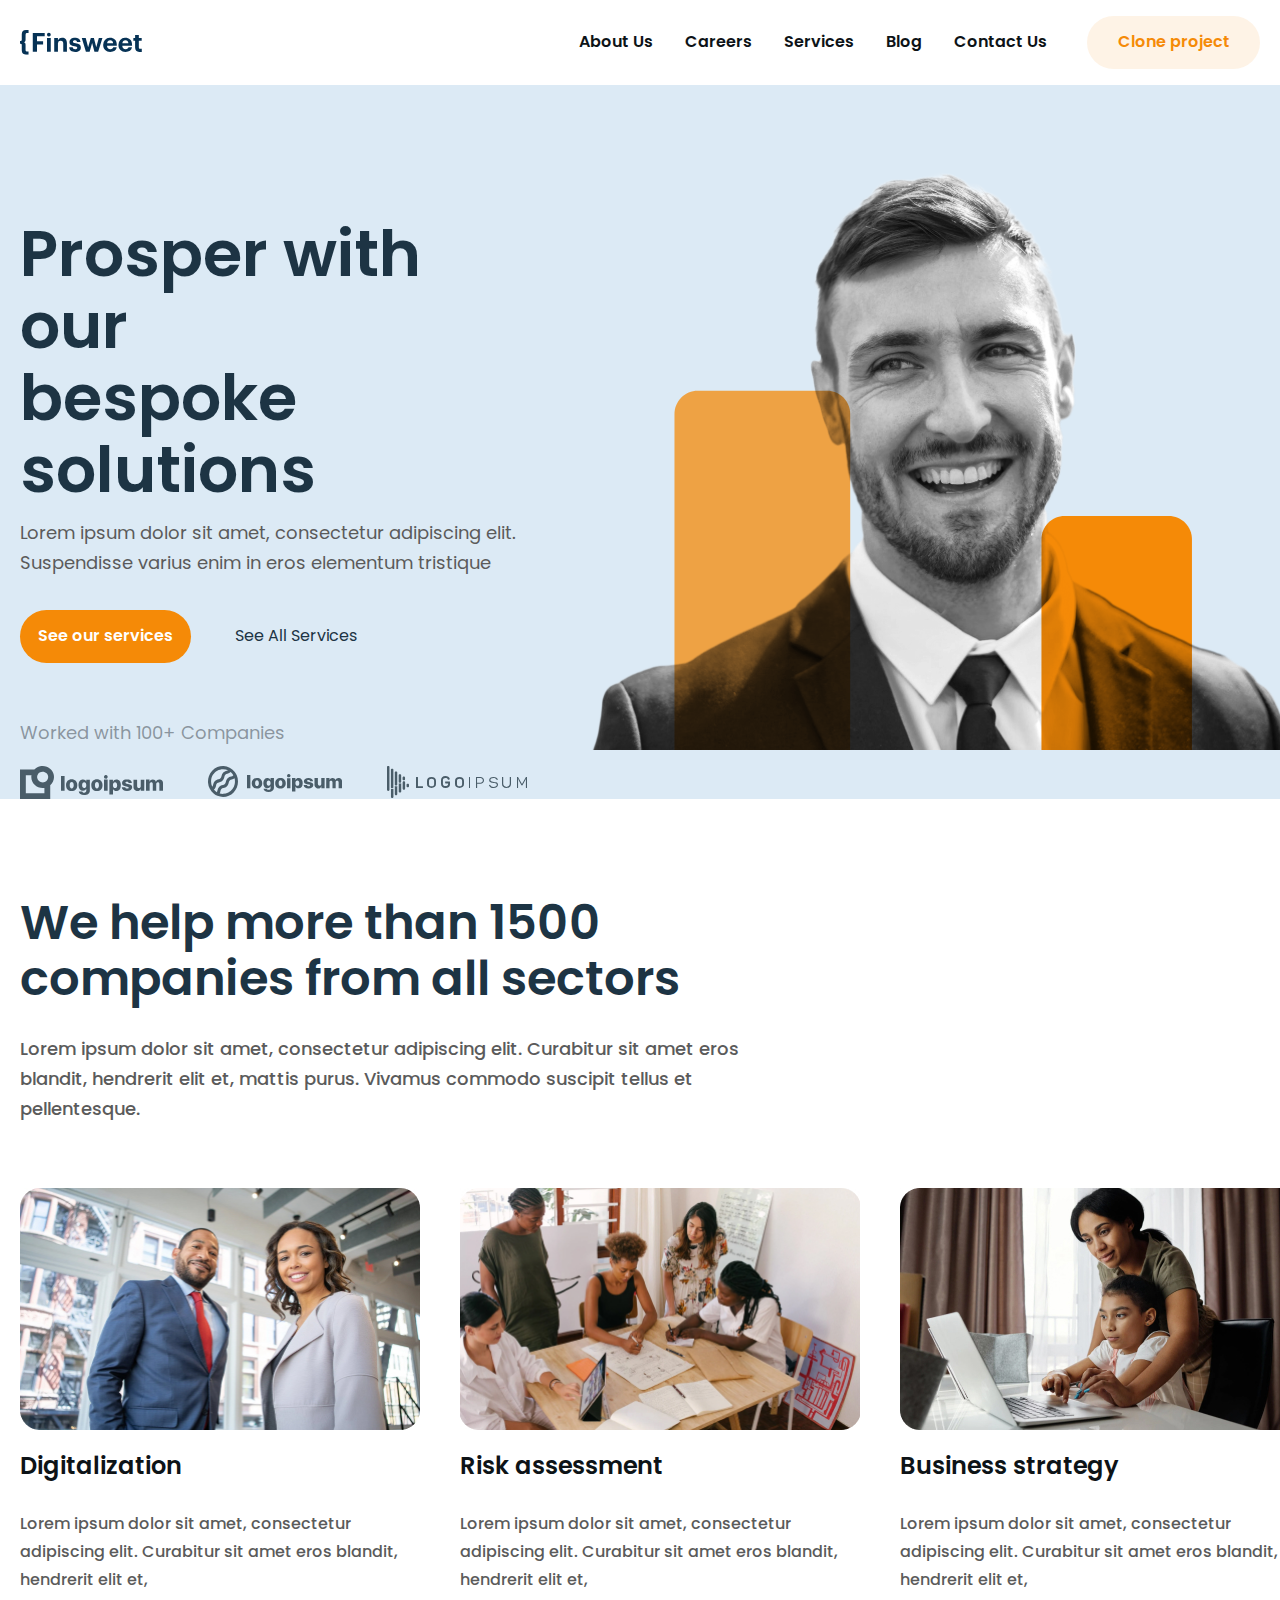
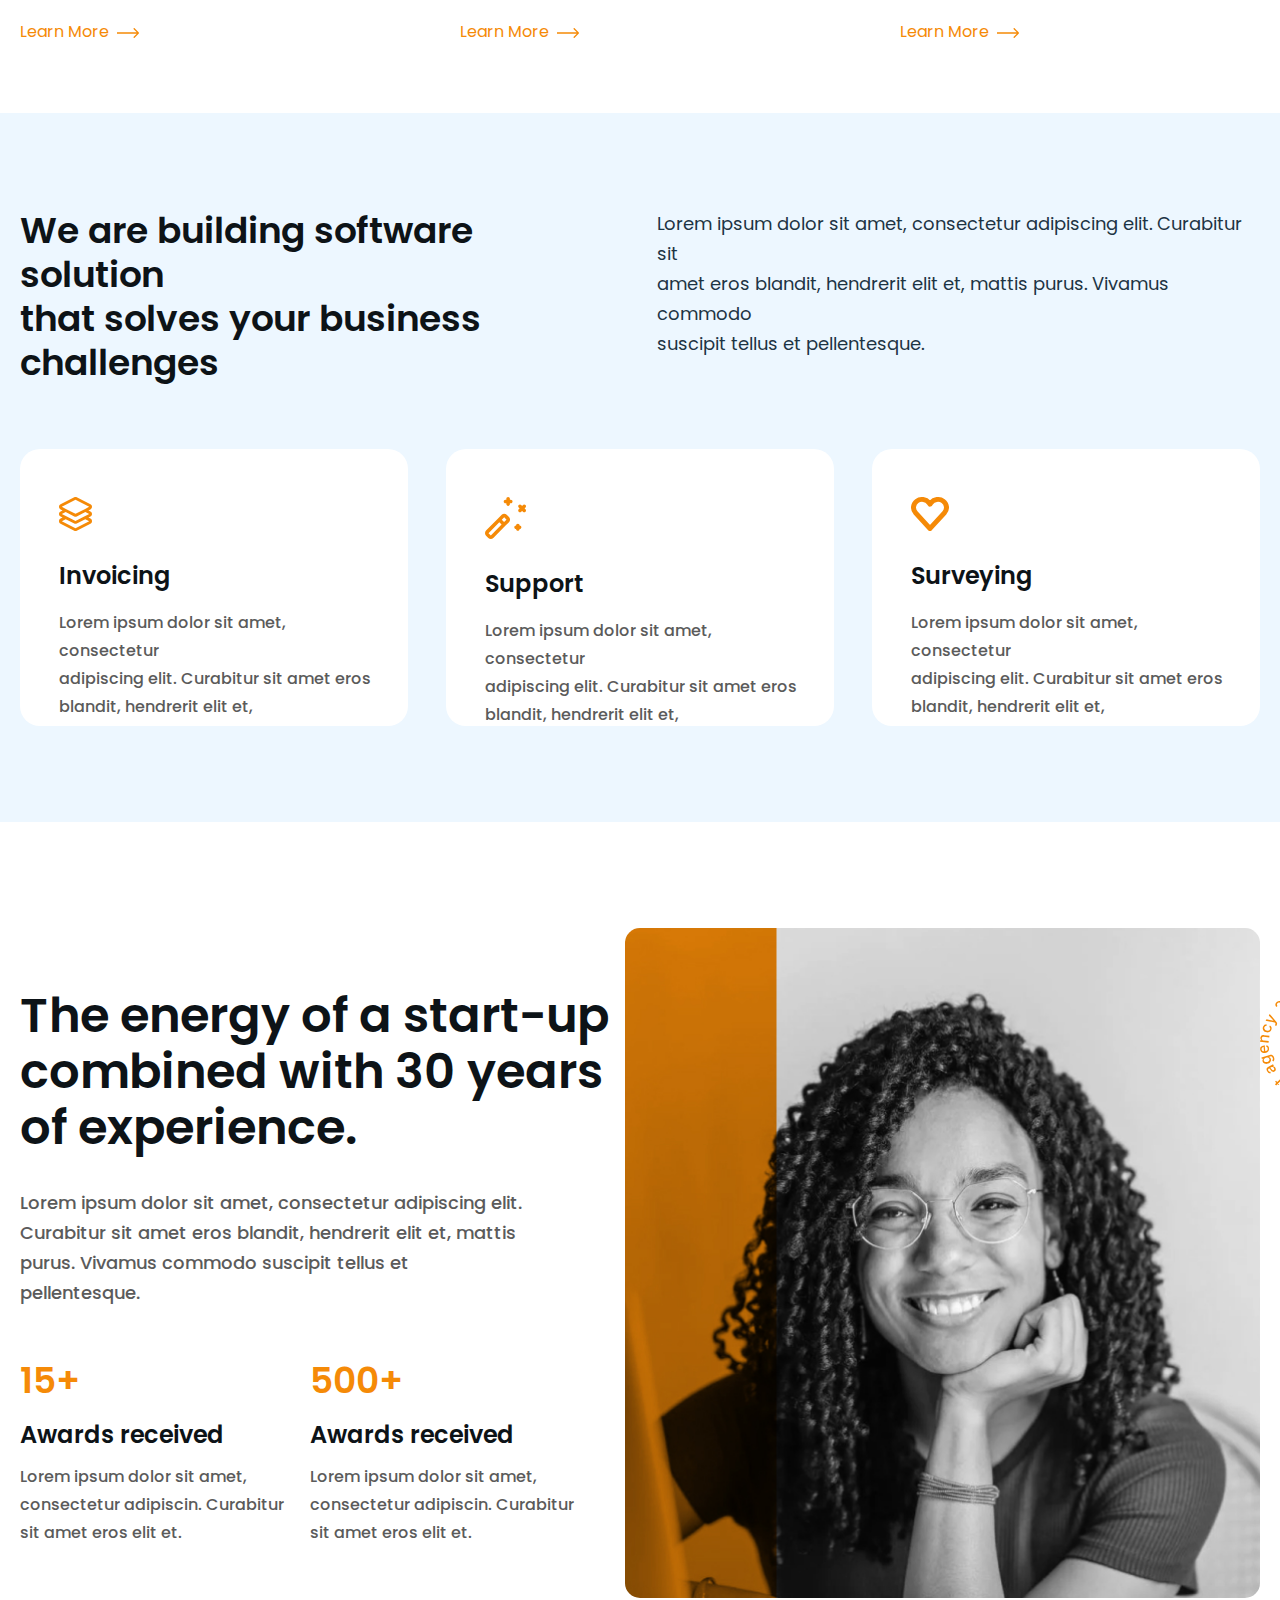
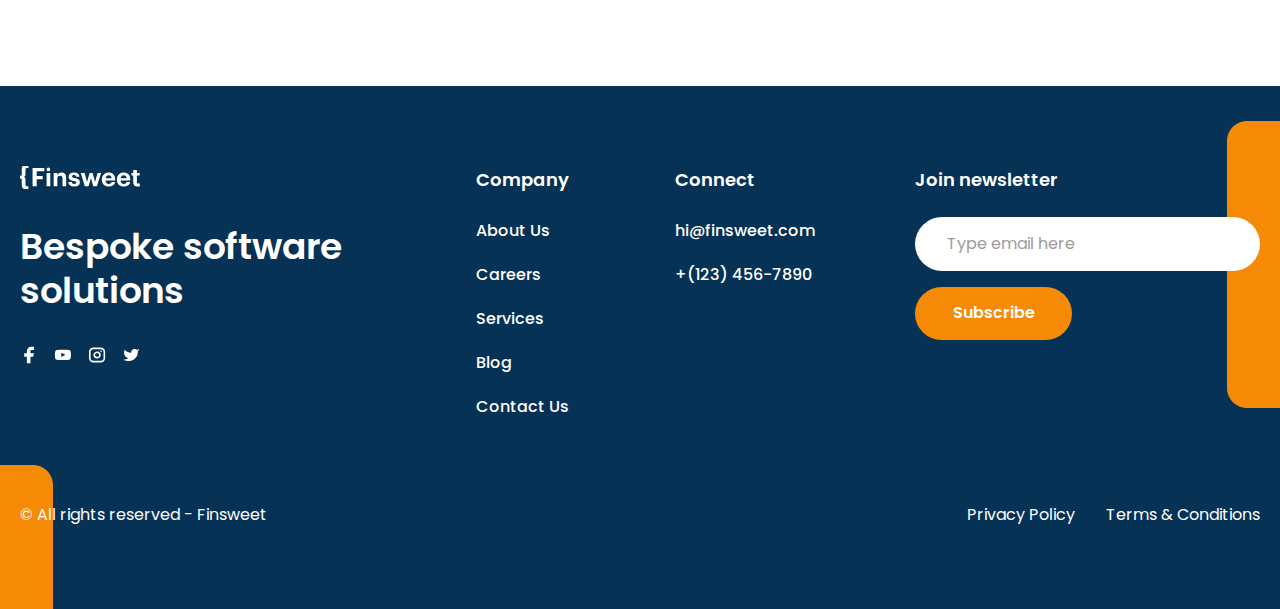
<file: index.html>
<!DOCTYPE html>
<html lang="en">
  <head>
    <meta charset="UTF-8" />
    <meta name="viewport" content="width=device-width, initial-scale=1.0" />
    <title>Community</title>
    <link rel="stylesheet" href="../css/style.css">
  </head>
  <body>
    <!-- HEADER START -->
    <header class="site-header">
      <div class="container site-header__container">
        <!-- LOGO -->
        <a class="site-header__logo logo" href="./index.html"
          ><img
            class="logo__img"
            src="./images/Logo (1) (1).svg"
            alt="community logo"
        /></a>

        <!-- NAVIGATION -->
        <nav class="site-header__sitenav sitenav">
          <ul class="sitenav__list">
            <li class="sitenav__item">
              <a class="sitenav__link" href="./pages-html/about-us.html">About Us</a>
            </li>
            <li class="sitenav__item">
              <a class="sitenav__link" href="./pages-html/careers-main.html">Careers</a>
            </li>
            <li class="sitenav__item">
              <a class="sitenav__link" href="./pages-html/services.html">Services</a>
            </li>
            <li class="sitenav__item">
              <a class="sitenav__link" href="./pages-html/blog.html">Blog</a>
            </li>
            <li class="sitenav__item">
              <a class="sitenav__link" href="./pages-html/contact-us.html">Contact us</a>
            </li>
          </ul>
        </nav>

        <a class="site-header__button button" href="#">Clone project</a>
      </div>
    </header>
    <!-- HEADER END -->
    <!-- MAIN START-->

    <main class="main">
      <section class="hero">
        <div class="hero__container container">
          <div class="description">
            <h1>Prosper with our <br> bespoke solutions</h1>
            <p>Lorem ipsum dolor sit amet, consectetur adipiscing elit. <br> Suspendisse varius enim in eros elementum tristique</p>

            <!-- BUTTONS -->
            <div class="buttons">
              <a class="button footer-form__button" href="#">See our services</a>
            <a class="button__link" href="#">See All Services </a>
            </div>

            <!-- PARTNERS -->
            <div class="partners">
              <span class="partners__title">Worked with 100+ Companies</span>
              <div class="partners__logo">
                <img src="./images/logo-ipsum-1.svg" alt="" width="143" height="33">
                <img src="./images/logo-ipsum-2.svg" alt="" width="134" height="31">
                <img src="./images/logo-ipsum-3.svg" alt="" width="140" height="32">
              </div>
            </div>
          </div>
            <div class="hero__img">
              <img src="./images/hero_img.svg" alt="" width="760" height="600">
            </div>
        </div>
      </section>


      <!-- HELP -->
      <section class="help">
        <div class="container help__container">
          <div class="help__description">
              <h2>We help more than 1500 <br> companies from all sectors</h2>
              <p>Lorem ipsum dolor sit amet, consectetur adipiscing elit. Curabitur sit amet eros <br> blandit, hendrerit elit et, mattis purus. Vivamus commodo suscipit tellus et <br> pellentesque.</p>

            <ul class="news__list">
              <li class="news__item">
                <img src="./images/help-businnes.jpg" alt="buusnesmen guys" width="400" height="242">
                <div class="news__about">
                  <span>Digitalization</span>
                <p>Lorem ipsum dolor sit amet, consectetur <br> adipiscing elit. Curabitur sit amet eros blandit, <br> hendrerit elit et, </p>
                </div>
                <div class="news__link">
                  <a href="#">Learn More <img src="./images/help_icon.svg" alt="" width="22" height="10"></a>
                
                </div>
              </li>

              <li class="news__item">
                <img src="./images/help-digitalzation.jpg" alt="buusnesmen guys" width="400" height="242">
                <div class="news__about">
                  <span>Risk assessment</span>
                <p>Lorem ipsum dolor sit amet, consectetur <br> adipiscing elit. Curabitur sit amet eros blandit, <br> hendrerit elit et,</p>
                </div>
                <div class="news__link">
                  <a href="#">Learn More <img src="./images/help_icon.svg" alt="" width="22" height="10"></a>
                </div>
              </li>

              <li class="news__item">
                <img src="./images/help-risk.jpg" alt="buusnesmen guys" width="400" height="242">
                <div class="news__about">
                  <span>Business strategy</span>
                <p>Lorem ipsum dolor sit amet, consectetur <br> adipiscing elit. Curabitur sit amet eros blandit, <br> hendrerit elit et,</p>
                </div>
                <div class="news__link">
                  <a href="#">Learn More <img src="./images/help_icon.svg" alt="" width="22" height="10"></a>
                </div>
              </li>
            </ul>
          </div>
        </div>
      </section>


      <!-- CHALLENGES -->
      <section class="challenges">
        <div class="container challenges__container">
          <div class="about">
            <h2>We are building software solution <br> that solves your business <br> challenges</h2>
            <p>Lorem ipsum dolor sit amet, consectetur adipiscing elit. Curabitur sit <br> amet eros blandit, hendrerit elit et, mattis purus. Vivamus commodo <br> suscipit tellus et pellentesque.</p>
          </div>
  
          <!-- CARDS -->
          <div class="card">
            <ul class="card__list">
              <li class="card__item">
                <div class="card__item-inner">
                  <img src="./images/card-invoicing.svg" alt="">
                <span>Invoicing</span>
                <p>Lorem ipsum dolor sit amet, consectetur <br> adipiscing elit. Curabitur sit amet eros <br> blandit, hendrerit elit et,</p>
                </div>
              </li>

              <li class="card__item">
                <div class="card__item-inner">
                  <img src="./images/card-support.svg" alt="">
                <span>Support</span>
                <p>Lorem ipsum dolor sit amet, consectetur <br> adipiscing elit. Curabitur sit amet eros <br> blandit, hendrerit elit et,</p>
                </div>
              </li>

              <li class="card__item">
                <div class="card__item-inner">
                  <img src="./images/card-surveying.svg" alt="">
                <span>Surveying</span>
                <p>Lorem ipsum dolor sit amet, consectetur <br> adipiscing elit. Curabitur sit amet eros <br> blandit, hendrerit elit et,</p>
                </div>
              </li>
            </ul>
          </div>
        </div>
      </section>


      <!-- EXPERIENCE -->
      <section class="experience">
        <div class="container experience__container">
          <div class="experience__description">
            <div class="experience__description-us">
              <h1>The energy of a start-up <br> combined with 30 years <br> of experience.</h1>
            <p>Lorem ipsum dolor sit amet, consectetur adipiscing elit. <br> Curabitur sit amet eros blandit, hendrerit elit et, mattis <br> purus. Vivamus commodo suscipit tellus et <br> pellentesque.</p>
            </div>

            <!-- statistics -->
            <div class="statistics">
              <div class="statistics__reply">
              <div class="statistics__number"><span>15+</span></div>
              <h3>Awards received</h3>
              <p>Lorem ipsum dolor sit amet, <br> consectetur adipiscin. Curabitur <br> sit amet eros elit et.</p>
              </div>

              <div class="statistics__reply">
                <div class="statistics__number"><span>500+</span></div>
                <h3>Awards received</h3>
                <p>Lorem ipsum dolor sit amet, <br> consectetur adipiscin. Curabitur <br> sit amet eros elit et.</p>
                </div>
            </div>
          </div>

          <img class="experience-img-right" src="./images/experience-img.jpg" alt="girl" width="635" height="670">
          <div class="experience__images">
            <img class="experience-img-small" src="./images/experience-right-svg.svg" alt="" width="116" height="113">
          </div>
        </div>
      </section>



    </main>
    

    <!-- FOOTER START -->
    <footer class="site-footer">
      <div class="site-footer__container">
        <!-- SITE-FOOTER-TOP -->
        <div class="site-footer__top container">
          <!-- SITE-LOGO -->
          <div class="site-footer__top-left">
            <a class="site-footer__logo logo" href="index.html">
              <img
                class="logo__img"
                src="./images/footer-logo.svg"
                alt="Site-logo"
                width="120"
                height="24"
              />
            </a>
            <h2 class="site-footer__title">Bespoke software solutions</h2>
            <ul class="social">
              <li class="social__item">
                <a class="social__item-link" href="#" target="_blank">
                  <img
                    class="social__item-img"
                    src="/images/facebook-min.svg"
                    alt="Facebook logo"
                    width="18"
                    height="18"
                  />
                </a>
              </li>
              <li class="social__item">
                <a class="social__item-link" href="#" target="_blank">
                  <img
                    class="social__item-img"
                    src="/images/youtube-min.svg"
                    alt="YouTube logo"
                    width="18"
                    height="18"
                  />
                </a>
              </li>
              <li class="social__item">
                <a class="social__item-link" href="#" target="_blank">
                  <img
                    class="social__item-img"
                    src="/images/instagram-min.svg"
                    alt="Instagram logo"
                    width="18"
                    height="18"
                  />
                </a>
              </li>
              <li class="social__item">
                <a class="social__item-link" href="#" target="_blank">
                  <img
                    class="social__item-img"
                    src="/images/twitter-min.svg"
                    alt="Twitter logo"
                    width="18"
                    height="18"
                  />
                </a>
              </li>
            </ul>
          </div>

          <!-- FOOTER-COMPANY -->
          <div class="site-footer__top-company footer-company">
            <div class="footer-company__company">
              <h3 class="footer-company__title">Company</h3>
              <!-- NAVIGATION -->
              <div class="site-footer__sitenav sitenav">
                <ul class="sitenav__list">
                  <li class="sitenav__item">
                    <a class="sitenav__link" href="#">About Us</a>
                  </li>
                  <li class="sitenav__item">
                    <a class="sitenav__link" href="#">Careers</a>
                  </li>
                  <li class="sitenav__item">
                    <a class="sitenav__link" href="./pages/services.html">Services</a>
                  </li>
                  <li class="sitenav__item">
                    <a class="sitenav__link" href="#">Blog</a>
                  </li>
                  <li class="sitenav__item">
                    <a class="sitenav__link" href="#">Contact us</a>
                  </li>
                </ul>
              </div>
            </div>

            <!-- FOOTER-CONNECT -->
            <div class="footer-company__connect footer-connect">
              <h3 class="footer-company__title">Connect</h3>
              <ul class="footer-connect__list">
                <li class="footer-connect__item">
                  <a class="footer-connect__link" href="#">hi@finsweet.com</a>
                </li>
                <li class="footer-connect__item">
                  <a class="footer-connect__link" href="tel:+1234567890"
                    >+(123) 456-7890</a
                  >
                </li>
              </ul>
            </div>
          </div>

          <!-- SITE-FOOTER-FORM -->
          <form
            class="site-footer__form footer-form"
            action="https://www.udemy.com/"
            method="post"
            target="_blank"
          >
            <div class="footer-form__inner">
              <h3 class="footer-form__title">Join newsletter</h3>
              <input
                class="footer-form__input"
                type="email"
                placeholder="Type email here"
              />
              <button class="footer-form__button button" type="submit">
                Subscribe
              </button>
            </div>
          </form>
        </div>

        <!-- SITE-FOOTER-BOTTOM -->
        <div class="site-footer__bottom container">
          <div class="copyright">&copy; All rights reserved - Finsweet</div>
          <ul class="privacy-policy">
            <li class="privacy-policy__item">
              <a class="privacy-policy__link" href="#"
                >Privacy policy</a
              >
            </li>
            <li class="privacy-policy__item">
              <a class="privacy-policy__link" href="#"
                >Terms &amp; conditions</a
              >
            </li>
          </ul>
        </div>
      </div>
    </footer>
    <!-- FOOTER END -->
  </body>
</html>
</file>
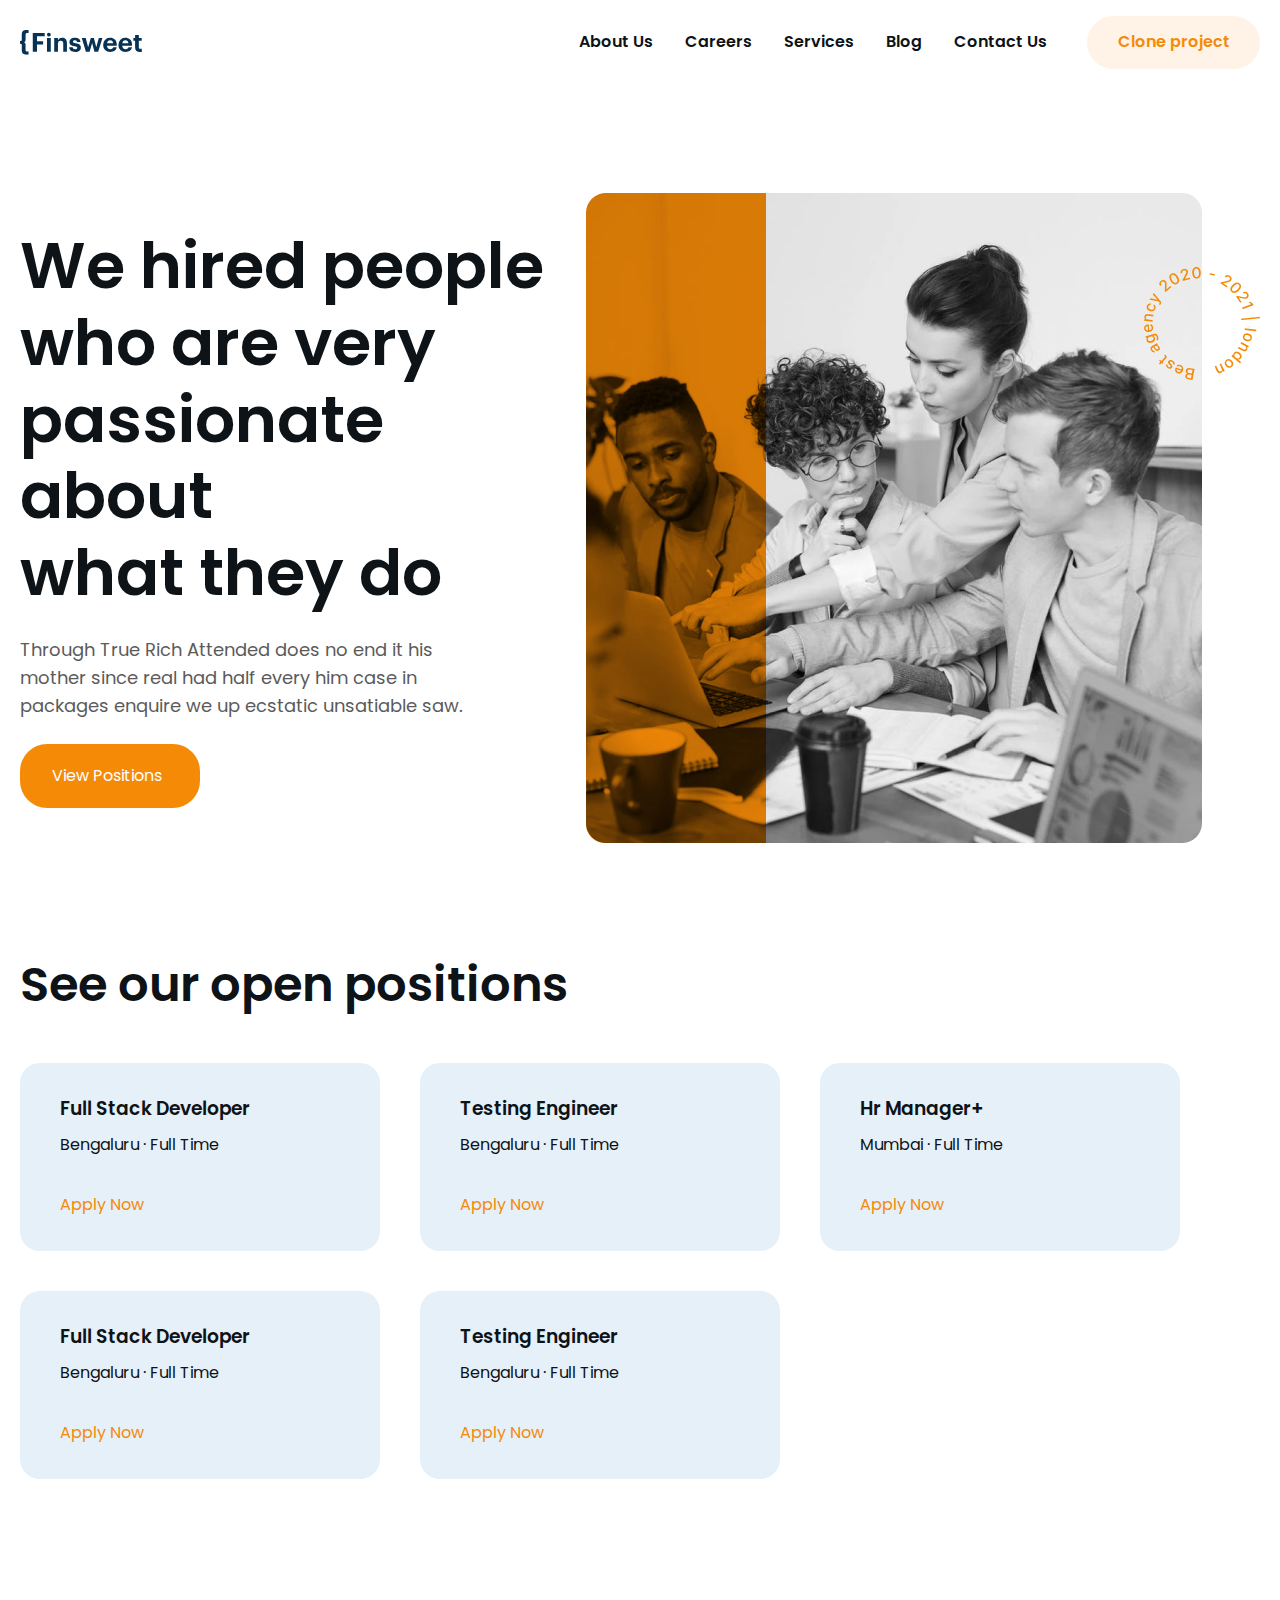
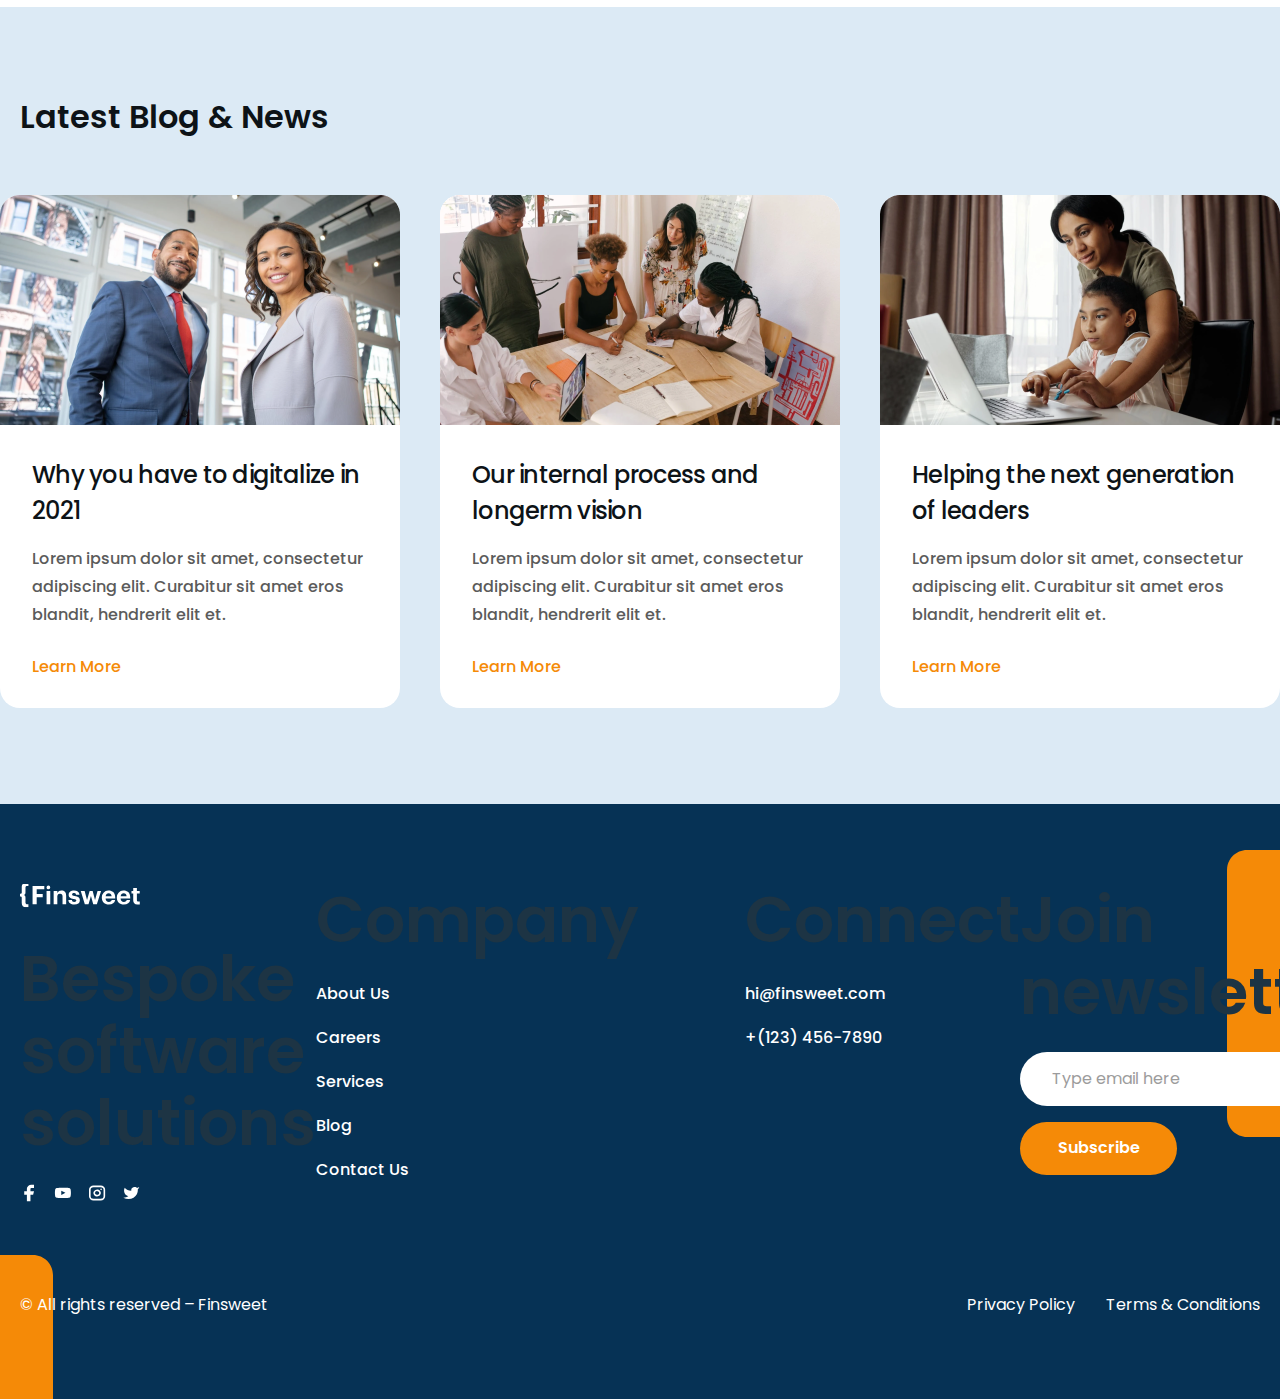
<file: pages-html/careers-main.html>
<!DOCTYPE html>
<html lang="en">
  <head>
    <meta charset="UTF-8" />
    <meta name="viewport" content="width=device-width, initial-scale=1.0" />
    <title>Community</title>
    <link rel="stylesheet" href="../css/style.css">
  </head>
  <body>
    <!-- HEADER START -->
    <header class="site-header">
      <div class="container site-header__container">
        <!-- LOGO -->
        <a class="site-header__logo logo" href="../index.html"
          ><img
            class="logo__img"
            src="../images/Logo (1) (1).svg"
            alt="community logo"
        /></a>

        <!-- NAVIGATION -->
        <nav class="site-header__sitenav sitenav">
          <ul class="sitenav__list">
            <li class="sitenav__item">
              <a class="sitenav__link" href="./about_us.html">About Us</a>
            </li>
            <li class="sitenav__item">
              <a class="sitenav__link" href="./careers-main.html">Careers</a>
            </li>
            <li class="sitenav__item">
              <a class="sitenav__link" href="./services.html">Services</a>
            </li>
            <li class="sitenav__item">
              <a class="sitenav__link" href="./blog.html">Blog</a>
            </li>
            <li class="sitenav__item">
              <a class="sitenav__link" href="./contac_us.html">Contact us</a>
            </li>
          </ul>
        </nav>

        <a class="site-header__button button" href="#">Clone project</a>
      </div>
    </header>
    <!-- HEADER END -->

    <!-- MAIN START-->

    <main class="main">
      <div class="main-start-container container">
        <div class="main-start-h">
            <div class="careers-h"><h1>We hired people <br> who are very <br> passionate about <br> what they do</h1></div>
            <p>Through True Rich Attended does no end it his mother since real had half every him case in packages enquire we up ecstatic unsatiable saw.</p>
            <a class="button-two" href="">View Positions</a>
        </div>
        <img src="../images/career-start-image.png" alt="people discussing" width="674" height="650">
    </div>
    <div class="main-start-end-container container">
        <h2>See our open positions</h2>
        <ul class="start-end-ul">
            <li>
                <h3>Full Stack Developer</h3><p>Bengaluru · Full Time </p><a href="#">Apply Now</a>
            </li>
            <li>
                <h3>Testing Engineer</h3><p>Bengaluru · Full Time </p><a href="">Apply Now</a>
            </li>
            <li>
                <h3>Hr Manager+</h3><p>Mumbai · Full Time </p><a href="">Apply Now</a>
            </li>
        </ul>
        <ul class="start-end-ul">
            <li>
                <h3>Full Stack Developer</h3><p>Bengaluru · Full Time</p><a href="">Apply Now</a>
            </li>
            <li>
                <h3>Testing Engineer</h3><p>Bengaluru · Full Time </p><a href="">Apply Now</a>
            </li>
        </ul>
    </div>
   
    <section class="blog-and-news">
      <div class="blog__container container">
        <h1>Latest Blog & News</h1>
        <div class="blogs-wrapper">
          <div class="first-blog">
            <img src="../images/first-news-img-aboutus.png" alt="" />
            <h3>
              Why you have to digitalize in <br />
              2021
            </h3>
            <p>
              Lorem ipsum dolor sit amet, consectetur <br />
              adipiscing elit. Curabitur sit amet eros <br />
              blandit, hendrerit elit et.
            </p>
            <span
              ><a href="#">
                Learn More
                <i
                  class="fa-solid fa-arrow-right-long"
                  style="color: #f58a07"
                ></i></a
            ></span>
          </div>
          <div class="second-blog">
            <img src="../images/second-news-img-aboutus.png" alt="" />
            <h3>
              Our internal process and <br />
              longerm vision
            </h3>
            <p>
              Lorem ipsum dolor sit amet, consectetur <br />
              adipiscing elit. Curabitur sit amet eros <br />
              blandit, hendrerit elit et.
            </p>
            <span
              ><a href="#">
                Learn More
                <i
                  class="fa-solid fa-arrow-right-long"
                  style="color: #f58a07"
                ></i
              ></a>
            </span>
          </div>
          <div class="third-blog">
            <img src="../images/third-news-img-aboutus.png" alt="" />
            <h3>
              Helping the next generation <br />
              of leaders
            </h3>
            <p>
              Lorem ipsum dolor sit amet, consectetur <br />
              adipiscing elit. Curabitur sit amet eros <br />
              blandit, hendrerit elit et.
            </p>
            <span
              ><a href="#">
                Learn More
                <i
                  class="fa-solid fa-arrow-right-long"
                  style="color: #f58a07"
                ></i></a
            ></span>
          </div>
        </div>
      </div>
    </section>


    </main>
    <!-- MAIN END-->

    <!-- FOOTER START -->
    <footer class="site-footer">
      <div class="site-footer__container container">
        <!-- SITE-FOOTER-TOP -->
        <div class="site-footer__top">
          <!-- SITE-LOGO -->
          <div class="site-footer__top-left">
            <a class="site-footer__logo logo" href="index.html">
              <img
                class="logo__img"
                src="../images/footer-logo.svg"
                alt="Site-logo"
                width="120"
                height="24"
              />
            </a>
            <h2 class="site-footer__title title">Bespoke software solutions</h2>
            <ul class="social">
              <li class="social__item">
                <a class="social__item-link" href="#" target="_blank">
                  <img
                    class="social__item-img"
                    src="/images/facebook-min.svg"
                    alt="Facebook logo"
                    width="18"
                    height="18"
                  />
                </a>
              </li>
              <li class="social__item">
                <a class="social__item-link" href="#" target="_blank">
                  <img
                    class="social__item-img"
                    src="/images/youtube-min.svg"
                    alt="YouTube logo"
                    width="18"
                    height="18"
                  />
                </a>
              </li>
              <li class="social__item">
                <a class="social__item-link" href="#" target="_blank">
                  <img
                    class="social__item-img"
                    src="/images/instagram-min.svg"
                    alt="Instagram logo"
                    width="18"
                    height="18"
                  />
                </a>
              </li>
              <li class="social__item">
                <a class="social__item-link" href="#" target="_blank">
                  <img
                    class="social__item-img"
                    src="../images/twitter-min.svg"
                    alt="Twitter logo"
                    width="18"
                    height="18"
                  />
                </a>
              </li>
            </ul>
          </div>

          <!-- FOOTER-COMPANY -->
          <div class="site-footer__top-company footer-company">
            <div class="footer-company__company">
              <h3 class="footer-company__title title">Company</h3>
              <!-- NAVIGATION -->
              <div class="site-footer__sitenav sitenav">
                <ul class="sitenav__list">
                  <li class="sitenav__item">
                    <a class="sitenav__link" href="#">About Us</a>
                  </li>
                  <li class="sitenav__item">
                    <a class="sitenav__link" href="#">Careers</a>
                  </li>
                  <li class="sitenav__item">
                    <a class="sitenav__link" href="#">Services</a>
                  </li>
                  <li class="sitenav__item">
                    <a class="sitenav__link" href="#">Blog</a>
                  </li>
                  <li class="sitenav__item">
                    <a class="sitenav__link" href="#">Contact us</a>
                  </li>
                </ul>
              </div>
            </div>

            <!-- FOOTER-CONNECT -->
            <div class="footer-company__connect footer-connect">
              <h3 class="footer-company__title title">Connect</h3>
              <ul class="footer-connect__list">
                <li class="footer-connect__item">
                  <a class="footer-connect__link" href="#">hi@finsweet.com</a>
                </li>
                <li class="footer-connect__item">
                  <a class="footer-connect__link" href="tel:+1234567890"
                    >+(123) 456-7890</a
                  >
                </li>
              </ul>
            </div>
          </div>

          <!-- SITE-FOOTER-FORM -->
          <form
            class="site-footer__form footer-form"
            action="https://www.udemy.com/"
            method="post"
            target="_blank"
          >
            <div class="footer-form__inner">
              <h3 class="footer-form__title title">Join newsletter</h3>
              <input
                class="footer-form__input"
                type="email"
                placeholder="Type email here"
              />
              <button class="footer-form__button button" type="submit">
                Subscribe
              </button>
            </div>
          </form>
        </div>

        <!-- SITE-FOOTER-BOTTOM -->
        <div class="site-footer__bottom">
          <div class="copyright">&copy; All rights reserved – Finsweet</div>
          <ul class="privacy-policy">
            <li class="privacy-policy__item">
              <a class="privacy-policy__link" href="#"
                >Privacy policy</a
              >
            </li>
            <li class="privacy-policy__item">
              <a class="privacy-policy__link" href="#"
                >Terms &amp; conditions</a
              >
            </li>
          </ul>
        </div>
      </div>
    </footer>
    <!-- FOOTER END -->
  </body>
</html>
</file>
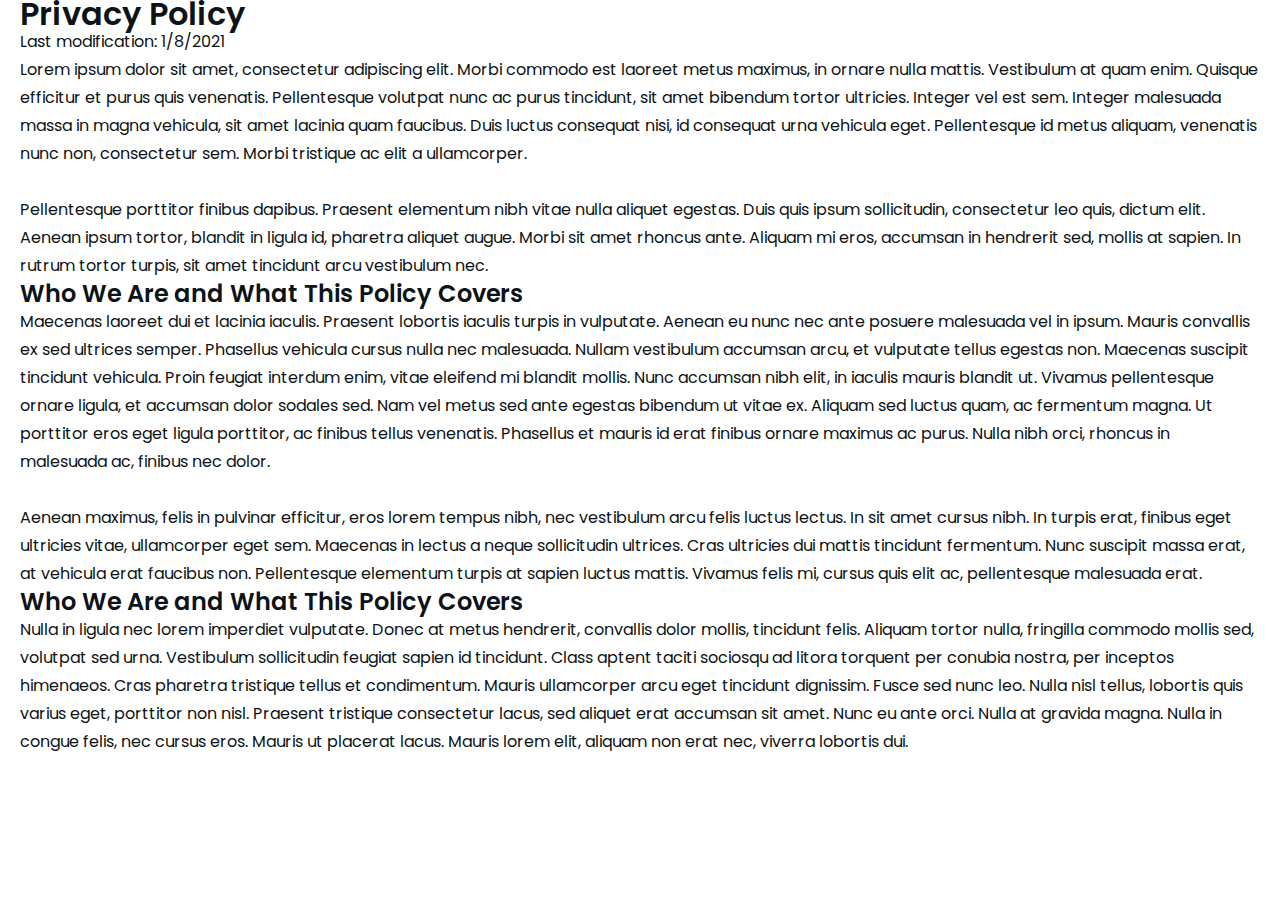
<file: pages-html/privacy-policy.html>
<!DOCTYPE html>
<html lang="en">
<head>
  <meta charset="UTF-8">
  <meta name="viewport" content="width=device-width, initial-scale=1.0">
  <title>privacy-policy</title>
  <link rel="stylesheet" href="../css/style.css">
</head>
<body>
    <!-- MAIN START -->

    <section class="section">
        <div class="section-content container">
            <h1 class="main-title">Privacy Policy</h1>
            <p class="last-modification_short-text">Last modification: 1/8/2021</p>
            <p class="last-modification_-text">
              Lorem ipsum dolor sit amet, consectetur adipiscing elit. Morbi commodo est laoreet metus maximus, in ornare nulla mattis. Vestibulum at quam enim. Quisque efficitur et purus quis venenatis. Pellentesque volutpat nunc ac purus tincidunt, sit amet bibendum tortor ultricies. Integer vel est sem. Integer malesuada massa in magna vehicula, sit amet lacinia quam faucibus. Duis luctus consequat nisi, id consequat urna vehicula eget. Pellentesque id metus aliquam, venenatis nunc non, consectetur sem. Morbi tristique ac elit a ullamcorper. 
              <br>
              <br>
              Pellentesque porttitor finibus dapibus. Praesent elementum nibh vitae nulla aliquet egestas. Duis quis ipsum sollicitudin, consectetur leo quis, dictum elit. Aenean ipsum tortor, blandit in ligula id, pharetra aliquet augue. Morbi sit amet rhoncus ante. Aliquam mi eros, accumsan in hendrerit sed, mollis at sapien. In rutrum tortor turpis, sit amet tincidunt arcu vestibulum nec.
            </p>
            <h2 class="police-covers_title">Who We Are and What This Policy Covers</h2>
            <p class="police-covers_text">
              Maecenas laoreet dui et lacinia iaculis. Praesent lobortis iaculis turpis in vulputate. Aenean eu nunc nec ante posuere malesuada vel in ipsum. Mauris convallis ex sed ultrices semper. Phasellus vehicula cursus nulla nec malesuada. Nullam vestibulum accumsan arcu, et vulputate tellus egestas non. Maecenas suscipit tincidunt vehicula. Proin feugiat interdum enim, vitae eleifend mi blandit mollis. Nunc accumsan nibh elit, in iaculis mauris blandit ut. Vivamus pellentesque ornare ligula, et accumsan dolor sodales sed. Nam vel metus sed ante egestas bibendum ut vitae ex. Aliquam sed luctus quam, ac fermentum magna. Ut porttitor eros eget ligula porttitor, ac finibus tellus venenatis. Phasellus et mauris id erat finibus ornare maximus ac purus. Nulla nibh orci, rhoncus in malesuada ac, finibus nec dolor.
              <br>
              <br>
              Aenean maximus, felis in pulvinar efficitur, eros lorem tempus nibh, nec vestibulum arcu felis luctus lectus. In sit amet cursus nibh. In turpis erat, finibus eget ultricies vitae, ullamcorper eget sem. Maecenas in lectus a neque sollicitudin ultrices. Cras ultricies dui mattis tincidunt fermentum. Nunc suscipit massa erat, at vehicula erat faucibus non. Pellentesque elementum turpis at sapien luctus mattis. Vivamus felis mi, cursus quis elit ac, pellentesque malesuada erat.
            </p>
            <h2 class="information-collect_title">Who We Are and What This Policy Covers</h2>
            <p class="information-collect_text">
              Nulla in ligula nec lorem imperdiet vulputate. Donec at metus hendrerit, convallis dolor mollis, tincidunt felis. Aliquam tortor nulla, fringilla commodo mollis sed, volutpat sed urna. Vestibulum sollicitudin feugiat sapien id tincidunt. Class aptent taciti sociosqu ad litora torquent per conubia nostra, per inceptos himenaeos. Cras pharetra tristique tellus et condimentum. Mauris ullamcorper arcu eget tincidunt dignissim. Fusce sed nunc leo. Nulla nisl tellus, lobortis quis varius eget, porttitor non nisl. Praesent tristique consectetur lacus, sed aliquet erat accumsan sit amet. Nunc eu ante orci. Nulla at gravida magna. Nulla in congue felis, nec cursus eros. Mauris ut placerat lacus. Mauris lorem elit, aliquam non erat nec, viverra lobortis dui.
            </p>
        </div>
    </section>

    <!-- MAIN END -->
</body>
</html>
</file>
<file: css/style.css>
.button {
  padding: 1.8rem;
  white-space: nowrap;
  border-radius: 3.1rem;
  text-align: center;
  background-color: #F58A07;
  color: #fff;
  font-size: 1.6rem;
  line-height: 1.06;
  text-decoration: none;
  font-weight: 600;
  transition: opacity 0.3s ease;
}
.button:hover {
  opacity: 0.8;
}
.button:active {
  opacity: 0.6;
}

.site-header__button {
  min-width: 17.3rem;
  color: #F58A07;
  background-color: rgba(245, 138, 7, 0.1);
  margin-left: 40px;
}

.footer-form__button {
  border: 0;
  cursor: pointer;
  min-width: 15.7rem;
  background-color: #F58A07;
}

/* SITE-FOOTER */
.site-footer {
  background-color: #063255;
  color: #fff;
  background-color: #063255;
  color: #fff;
  background-image: url(.././images/footer-bg-left.svg), url(.././images/footer-bg-right.svg);
  background-repeat: no-repeat;
  background-position: bottom 0 left 0, right 0 top 15%;
}

.site-footer__container {
  padding: 8rem 0;
}

.site-footer__top {
  display: flex;
  align-items: flex-start;
  justify-content: space-between;
  padding-bottom: 8rem;
}

.site-footer__top-left {
  display: flex;
  flex-direction: column;
  align-items: flex-start;
  width: 100%;
  max-width: 35.5rem;
}

.site-footer__logo {
  margin-bottom: 3.5rem;
}

.site-footer__title {
  font-size: 3.6rem;
  line-height: 4.4rem;
  margin-bottom: 3.2rem;
}

.social {
  display: flex;
  padding: 0;
  margin: 0;
  list-style: none;
}

.social__item:not(:last-child) {
  margin-right: 1.6rem;
}

.social__item-link {
  display: inline-block;
  transition: opacity 0.3s ease;
}

.social__item-link:hover {
  opacity: 0.8;
}

.social__item-link:active {
  opacity: 0.6;
}

.social__item-img {
  display: block;
  width: 1.8rem;
  height: 1.8rem;
  -o-object-fit: contain;
     object-fit: contain;
  -o-object-position: center;
     object-position: center;
}

.site-footer__top-company {
  display: flex;
  align-items: flex-start;
}

.footer-company__company {
  display: flex;
  flex-direction: column;
}

.footer-company__title {
  margin-bottom: 2.4rem;
  font-size: 1.8rem;
  line-height: normal;
}

.site-footer__sitenav > .sitenav__list {
  flex-direction: column;
}

.site-footer__sitenav .sitenav__item:not(:last-child) {
  margin-right: 0;
  margin-bottom: 1.6rem;
}

.site-footer__sitenav .sitenav__link {
  color: #fff;
  font-weight: 500;
}

.site-footer__sitenav .sitenav__link:hover {
  color: #F58A07;
}

.footer-company__connect {
  display: flex;
  flex-direction: column;
  margin-left: 10.6rem;
}

.footer-connect__list {
  display: flex;
  flex-direction: column;
  margin: 0;
  padding: 0;
  list-style: none;
}

.footer-connect__item:not(:last-child) {
  margin-bottom: 1.6rem;
}

.footer-connect__link {
  display: inline-block;
  color: #fff;
  text-decoration: none;
  font-family: "Poppins", "Inter", sans-serif;
  font-size: 1.6rem;
  font-weight: 500;
}

.footer-form__inner {
  display: flex;
  flex-direction: column;
  align-items: flex-start;
}

/* TITLE */
.title {
  letter-spacing: -3%;
  font-weight: 600;
  font-family: "Poppins", "Inter", sans-serif;
  margin-top: 0;
  line-height: 1.22;
}

.footer-form__title {
  font-size: 1.8rem;
  margin-bottom: 2.4rem;
  line-height: normal;
}

.footer-form__input {
  width: 100%;
  max-width: 34.5rem;
  border: none;
  margin-bottom: 1.6rem;
  border-radius: 3.1rem;
  padding: 1.8rem 3.2rem;
}

.footer-form__input::-moz-placeholder {
  color: #9C9C9C;
}

.footer-form__input::placeholder {
  color: #9C9C9C;
}

.footer-form__button {
  border: 0;
  cursor: pointer;
  min-width: 15.7rem;
  background-color: #F58A07;
}

.site-footer__bottom {
  display: flex;
  align-items: center;
  justify-content: space-between;
}

.copyright {
  font-size: 1.6rem;
}

.privacy-policy {
  display: flex;
  list-style: none;
  margin: 0;
  padding: 0;
}

.privacy-policy__item:not(:last-child) {
  margin-right: 3.1rem;
}

.privacy-policy__link {
  display: inline-block;
  font-size: 1.6rem;
  text-transform: capitalize;
  text-decoration: none;
  transition: opacity 0.3s ease;
  color: #fff;
}

/* PRIVACY-POLICY */
.section-privacy__container {
  width: 100%;
  padding-top: 10.8rem;
  padding-bottom: 12.8rem;
  max-width: 75.2rem;
  margin-left: auto;
  margin-right: auto;
  font-size: 1.6rem;
  line-height: 1.75;
}

.section-privacy__title {
  text-transform: capitalize;
  font-size: 6.4rem;
  margin-bottom: 2.4rem;
  color: #1d3444;
}

.section-privacy__time {
  color: #5B5B5B;
  margin-bottom: 4.8rem;
}

.section-privacy__privacy {
  margin-bottom: 4rem;
}

.privacy-content__description:not(:last-child) {
  margin-bottom: 2.4rem;
}

.section-privacy__policy-cover {
  margin-bottom: 4rem;
}

.policy-cover__title {
  font-size: 2.4rem;
  margin-bottom: 2.4rem;
  color: #394149;
  font-weight: 500;
}

.policy-cover__description:not(:last-child) {
  margin-bottom: 2.4rem;
}

.collect__title {
  font-size: 2.4rem;
  margin-bottom: 2.4rem;
  color: #394149;
  font-weight: 500;
}

.logo {
  display: flex;
  flex-shrink: 0;
  transition: opacity 0.3s ease;
}

.logo:hover {
  opacity: 0.8;
}

.logo:active {
  opacity: 0.6;
}

.logo__img {
  display: block;
  width: rem;
  height: rem;
  -o-object-fit: cover;
     object-fit: cover;
  -o-object-position: center;
     object-position: center;
}

/* SITENAV-LIST  */
.sitenav__list {
  display: flex;
  margin: 0;
  padding: 0;
  list-style: none;
}

.sitenav__item:not(:last-child) {
  margin-right: 3.2rem;
}

.sitenav__link {
  display: inline-block;
  text-decoration: none;
  white-space: nowrap;
  color: var(--extra-dark-blue);
  font-family: var(--poppins);
  text-transform: capitalize;
  font-size: 1.6rem;
  line-height: 1.5;
  font-weight: 600;
  transition: color 0.3s ease, opacity 0.3s ease;
}

.sitenav__link:hover {
  color: var(--orange);
}

.sitenav__link:active {
  opacity: 0.6;
}

.sitenav__link--active {
  color: var(--orange);
}

/* TITLE */
.title {
  letter-spacing: -3%;
  font-weight: 600;
  font-family: "Poppins", "Inter", sans-serif;
  margin-top: 0;
  line-height: 1.22;
}

/* SITE-HEADER */
.site-header {
  background-color: #fff;
}

.site-header__container {
  display: flex;
  align-items: center;
  padding-top: 1.6rem;
  padding-bottom: 1.6rem;
}

.site-header__logo {
  margin-right: auto;
}

.hero {
  padding-top: 9.2rem;
}

.hero__container {
  display: flex;
  justify-content: space-between;
  align-items: center;
}

.hero__title--about {
  font-family: "Poppins", "Inter", sans-serif;
  color: #1D3444;
  font-size: 6.4rem;
  font-weight: 600;
  line-height: 7.2rem;
  letter-spacing: -1.92px;
  padding-bottom: 2.4rem;
}

.hero__description--about {
  font-family: "Poppins", "Inter", sans-serif;
  color: #5B5B5B;
  font-size: 1.8rem;
  font-weight: 500;
  line-height: 30px;
  padding-bottom: 5rem;
}

.hero__img {
  position: relative;
}

.hero__img-text {
  position: absolute;
  top: 96%;
  left: 91%;
}

.experience {
  padding-top: 13.4rem;
  padding-bottom: 8.8rem;
}

.experience__container {
  display: flex;
  justify-content: space-between;
}
.experience__container h2 {
  color: #0D1317;
  font-family: "Poppins", "Inter", sans-serif;
  font-size: 3.6rem;
  font-weight: 600;
  line-height: 4.4rem;
  letter-spacing: -1.08px;
}
.experience__container p {
  color: #1D3444;
  font-family: #1D3444;
  font-size: 1.8rem;
  font-weight: 500;
  line-height: 3rem;
}

.awards {
  padding-bottom: 12.8rem;
}

.awards__container {
  display: flex;
  justify-content: space-between;
}

.awards-wr h3 {
  color: #F58A07;
  font-family: Inter;
  font-size: 3.6rem;
  font-weight: 700;
  line-height: 5rem;
}
.awards-wr h4 {
  color: #0D1317;
  font-family: "Poppins", "Inter", sans-serif;
  font-size: 2.4rem;
  font-weight: 600;
  line-height: 106.5%;
  letter-spacing: -0.72px;
  padding-bottom: 1.6rem;
  padding-top: 1.6rem;
}
.awards-wr p {
  color: #5B5B5B;
  font-family: "Poppins", "Inter", sans-serif;
  font-size: 1.6rem;
  font-weight: 500;
  line-height: 2.8rem;
}

.identification {
  padding-bottom: 9.6rem;
}

.identification__container {
  display: flex;
  justify-content: space-between;
  align-items: center;
}

.identification-content-wrapper h1 {
  color: #0D1317;
  font-family: "Poppins", "Inter", sans-serif;
  font-size: 4.8rem;
  font-weight: 600;
  line-height: 5.6rem;
  letter-spacing: -1.44px;
  padding-bottom: 3.2rem;
}
.identification-content-wrapper p {
  color: #5B5B5B;
  font-family: "Poppins", "Inter", sans-serif;
  font-size: 1.8rem;
  font-weight: 500;
  line-height: 3rem;
}

.teamwork {
  padding-bottom: 12.8rem;
}

.teamwork-content-wr h1 {
  color: #0D1317;
  font-family: "Poppins", "Inter", sans-serif;
  font-size: 4.8rem;
  font-weight: 600;
  line-height: 5.6rem;
  letter-spacing: -1.44px;
}
.teamwork-content-wr p {
  color: #5B5B5B;
  font-family: "Poppins", "Inter", sans-serif;
  font-size: 1.8rem;
  font-weight: 500;
  line-height: 3rem;
  padding-top: 2.7rem;
  padding-bottom: 6.4rem;
}

.teamwork-images {
  display: flex;
  justify-content: space-between;
}

.dreamwork {
  padding-bottom: 12.8rem;
}

.dreamwork__container {
  display: flex;
  justify-content: space-between;
  align-items: center;
}

.dreamwork-content-wr h1 {
  color: #0D1317;
  font-family: "Poppins", "Inter", sans-serif;
  font-size: 4.8rem;
  font-weight: 600;
  line-height: 5.6rem;
  letter-spacing: -1.44px;
  text-transform: capitalize;
  padding-bottom: 2.4rem;
}
.dreamwork-content-wr p {
  color: #5B5B5B;
  font-family: "Poppins", "Inter", sans-serif;
  font-size: 1.8rem;
  font-weight: 500;
  line-height: 3rem;
}

.profile-wr {
  display: flex;
  padding-top: 4rem;
}
.profile-wr img {
  -o-object-fit: cover;
     object-fit: cover;
}

.profile__text-wr {
  padding-left: 2.4rem;
}
.profile__text-wr h3 {
  color: #063255;
  font-family: "Poppins", "Inter", sans-serif;
  font-size: 2.4rem;
  font-weight: 500;
  line-height: 171%;
}
.profile__text-wr p {
  color: #F58A07;
  font-family: "Poppins", "Inter", sans-serif;
  font-size: 1.8rem;
  font-weight: 500;
  line-height: 171%;
}

.dreamwork-image-wr {
  position: relative;
}

.dreamwork__inner {
  display: flex;
  align-items: center;
  position: absolute;
  bottom: 0;
  padding-bottom: 4rem;
  padding-left: 4rem;
}
.dreamwork__inner p {
  padding-left: 1.7rem;
  color: #fff;
  font-family: Inter;
  font-size: 1.8rem;
  font-weight: 600;
  line-height: 101.8%;
  text-transform: capitalize;
}

.blog-and-news {
  background: #dceaf5;
  padding-top: 9.6rem;
  padding-bottom: 9.6rem;
}

.blog__container h1 {
  padding-bottom: 6.4rem;
}

.blogs-wrapper {
  display: flex;
  gap: 4rem;
  justify-content: center;
}
.blogs-wrapper h3 {
  color: #0D1317;
  font-family: "Poppins", "Inter", sans-serif;
  font-size: 2.4rem;
  font-weight: 500;
  line-height: 3.6rem;
  letter-spacing: -0.72px;
  padding-top: 3.2rem;
  padding-bottom: 1.6rem;
  padding: 3.2rem 3.2rem 0 3.2rem;
}
.blogs-wrapper p {
  color: #5B5B5B;
  font-family: "Poppins", "Inter", sans-serif;
  font-size: 1.6rem;
  font-weight: 500;
  line-height: 2.8rem;
  padding-bottom: 2.4rem;
  padding-left: 3.2rem;
  padding-top: 1.6rem;
}
.blogs-wrapper span {
  color: #F58A07;
  font-family: "Poppins", "Inter", sans-serif;
  font-size: 1.6rem;
  font-weight: 500;
  line-height: 106.5%;
  padding-left: 3.2rem;
  padding-top: 2.4rem;
}
.blogs-wrapper span a {
  padding-bottom: 3.2rem;
  color: #F58A07;
}

.first-blog {
  background-color: #fff;
  border-radius: 20px 20px 20px 20px;
}

.second-blog {
  background-color: #fff;
  border-radius: 20px 20px 20px 20px;
}

.third-blog {
  background-color: #fff;
  border-radius: 20px 20px 20px 20px;
}

.main-start-container {
  display: flex;
  align-items: center;
  justify-content: space-between;
  margin-top: 10.8rem;
}
.main-start-container h1 {
  font-size: 6.4rem;
  line-height: 1.2;
}
.main-start-container p {
  font-size: 1.8rem;
  color: #5B5B5B;
  text-align: left;
  padding-right: 12rem;
}

.main-start-h {
  display: flex;
  flex-direction: column;
  gap: 2.4rem;
}

.button-two {
  padding: 1.8rem 3.2rem 1.8rem 3.2rem;
  background-color: #F58A07;
  border-radius: 2.7rem;
  color: #fff;
  width: 18rem;
}

.main-start-end-container {
  display: flex;
  flex-direction: column;
  margin-top: 12.8rem;
  margin-bottom: 12.8rem;
}
.main-start-end-container h2 {
  margin-bottom: 2.4rem;
  font-size: 4.8rem;
  font-weight: 600;
  color: #0D1317;
}

.start-end-ul {
  display: flex;
  gap: 4rem;
  margin-top: 4rem;
}
.start-end-ul h3 {
  padding-top: 3.2rem;
}
.start-end-ul li {
  display: flex;
  flex-direction: column;
  gap: 0.8rem;
  background-color: #e6f0f8;
  border-radius: 2rem;
  padding-left: 4rem;
  width: 36rem;
}
.start-end-ul li p {
  margin-bottom: 2.4rem;
}
.start-end-ul li a {
  color: #F58A07;
  padding-bottom: 3.2rem;
}

main {
  flex-grow: 1;
}

.hero {
  padding-top: 16px;
  background-color: #DCEAF5;
}

.hero__container {
  display: flex;
}

.description {
  padding-top: 117px;
}
.description h1 {
  font-size: 6.4rem;
  line-height: 7.2rem;
  font-weight: 600;
  color: #1d3444;
}
.description p {
  font-size: 1.8rem;
  line-height: 3rem;
  color: #5B5B5B;
  padding-top: 1.2rem;
}

.buttons {
  padding-top: 3.2rem;
}

.button__link {
  margin-left: 4rem;
  font-size: 1.6rem;
  line-height: 2.8rem;
  color: #1D3444;
  transition: color ease 0.2s;
}
.button__link:hover {
  color: #F58A07;
}
.button__link:active {
  opacity: 0.8;
}

.partners {
  padding-top: 5.6rem;
}

.partners__title {
  font-size: 1.8rem;
  color: rgba(57, 65, 73, 0.5);
}

.partners__logo {
  padding-top: 1.8rem;
  cursor: pointer;
  gap: 4.5rem;
  display: flex;
}

.help {
  padding-top: 9.6rem;
}

.help__description {
  font-family: "Poppins", "Inter", sans-serif;
}
.help__description h2 {
  font-size: 4.8rem;
  line-height: 5.6rem;
  font-weight: 600;
  color: #1d3444;
}
.help__description p {
  padding-top: 2.7rem;
  font-size: 1.8rem;
  line-height: 3rem;
  color: #5B5B5B;
  font-weight: 500;
}

.news__list {
  gap: 4rem;
  padding-top: 6.4rem;
  display: flex;
}

.news__item span {
  font-size: 2.4rem;
  line-height: 106.5%;
  color: #0D1317;
  font-weight: 600;
  margin-top: 3.3rem;
}
.news__item p {
  font-size: 1.6rem;
  line-height: 2.8rem;
  font-weight: 500;
  color: #5B5B5B;
}

.news__about {
  padding-top: 2.3rem;
}

.news__link {
  padding-top: 2.4rem;
  width: 12rem;
  height: 1.7rem;
}
.news__link a {
  font-size: 1.6rem;
  color: #F58A07;
  display: flex;
  transition: opacity 0.3s;
}
.news__link:hover {
  opacity: 0.8;
}
.news__link:active {
  opacity: 0.6;
}
.news__link img {
  margin-top: 10px;
  margin-left: 0.8rem;
}

.challenges {
  margin-top: 9.5rem;
  padding-bottom: 9.6rem;
  background-color: #EDF7FF;
}

.about {
  padding-top: 9.6rem;
  display: flex;
  gap: 4rem;
}
.about h2 {
  font-size: 3.6rem;
  line-height: 4.4rem;
  font-weight: 600;
  color: #0D1317;
}
.about p {
  font-size: 1.8rem;
  line-height: 3rem;
  color: #1d3444;
}

.card {
  margin-top: 6.4rem;
}

.card__list {
  display: flex;
  gap: 3.8rem;
}

.card__item {
  background-color: #fff;
  width: 40.1rem;
  height: 27.7rem;
  border-radius: 2rem;
}

.card__item-inner {
  padding: 4.8rem 2.6rem 3.7rem 3.9rem;
}
.card__item-inner img {
  margin-bottom: 3.2rem;
}
.card__item-inner span {
  font-size: 2.4rem;
  line-height: 106.5%;
  font-weight: 600;
  color: #0D1317;
}
.card__item-inner p {
  font-size: 1.6rem;
  line-height: 2.8rem;
  color: #5B5B5B;
  font-weight: 500;
  margin-top: 1.6rem;
}

.experience {
  padding-top: 16.6rem;
}

.experience__container {
  display: flex;
}

.experience__description-us h1 {
  font-size: 4.8rem;
  line-height: 5.6rem;
  color: #0D1317;
}
.experience__description-us p {
  font-size: 1.8rem;
  line-height: 3rem;
  color: #5B5B5B;
  padding-top: 3.2rem;
}

.statistics {
  padding-top: 4.8rem;
  display: flex;
  gap: 2.6rem;
}

.statistics__reply h3 {
  color: #0D1317;
  font-size: 2.4rem;
  line-height: 106.5%;
  font-weight: 600;
  margin-top: 1.6rem;
}
.statistics__reply p {
  font-size: 1.6rem;
  line-height: 2.8rem;
  color: #5B5B5B;
  margin-top: 1.6rem;
}

.statistics__number span {
  color: #F58A07;
  font-size: 3.6rem;
  line-height: 5rem;
  font-weight: 700;
}

.experience__images {
  position: relative;
}

.experience-img-right {
  border-radius: 15px;
  margin-left: auto;
  margin-top: -60px;
}

.experience-img-small {
  position: absolute;
}

.content {
  display: flex;
  justify-content: space-between;
  align-items: center;
  gap: 4.6rem;
  margin-top: 10.8rem;
}

.title {
  font-family: "Poppins", "Inter", sans-serif;
  font-weight: 600;
  font-size: 6.4rem;
  line-height: 1.125;
  letter-spacing: -3%;
  margin-bottom: 2.4rem;
  color: #1D3444;
}

.text {
  font-family: "Poppins", "Inter", sans-serif;
  font-weight: 500;
  font-size: 1.8rem;
  line-height: 1.66;
  margin-bottom: 3.2rem;
  color: #5B5B5B;
}

.business-strategy_list {
  list-style: circle;
  font-family: "Poppins", "Inter", sans-serif;
  font-weight: 500;
  font-size: 1.6rem;
  line-height: 1.75;
  color: #5B5B5B;
}

.business-strategy_item {
  margin-bottom: 0.8rem;
}

.serve-clients_button {
  font-family: "Poppins", "Inter", sans-serif;
  font-weight: 600;
  font-size: 1.6rem;
  line-height: 0.94;
  color: #fff;
  background-color: #F58A07;
}

.chikelu-neo_photo {
  display: flex;
  gap: 2.4rem;
}

.chikelu-neo_names {
  display: flex;
  flex-direction: column;
  align-items: center;
  justify-content: center;
}

.chikelu-neo_name {
  font-family: "Poppins", "Inter", sans-serif;
  font-weight: 500;
  font-size: 2.4rem;
  line-height: 1.71;
  color: #063255;
}

.mazeal {
  font-family: "Poppins", "Inter", sans-serif;
  font-weight: 500;
  font-size: 1.8rem;
  line-height: 1.71;
  color: #F58A07;
}

.latest-blog {
  margin-top: 12.8rem;
  display: flex;
  justify-content: center;
  background-color: #DCEAF5;
  padding-top: 9.6rem;
  padding-bottom: 9.6rem;
}

.latast-blog_title {
  margin-bottom: 6.4rem;
  font-family: "Poppins", "Inter", sans-serif;
  font-weight: 600;
  font-size: 4.8rem;
  line-height: 1.16;
  color: #0D1317;
  letter-spacing: -3%;
}

.latest-blog_images {
  display: flex;
  align-items: center;
  gap: 4rem;
}

.latest-blog_image {
  background-color: #fff;
  border-radius: 2rem 2rem;
  padding-bottom: 3.2rem;
}

.latest-blog_title {
  margin-top: 3.2rem;
  margin-bottom: 1.6rem;
  margin-left: 3.2rem;
  margin-right: 3.2rem;
  font-family: "Poppins", "Inter", sans-serif;
  font-weight: 500;
  font-size: 2.4rem;
  line-height: 1.5;
  letter-spacing: -3%;
  color: #0D1317;
}

.latest-blog_text {
  font-family: "Poppins", "Inter", sans-serif;
  font-weight: 500;
  font-size: 1.6rem;
  line-height: 1.75;
  letter-spacing: -3%;
  color: #5B5B5B;
  margin-bottom: 2.4rem;
  margin-left: 3.2rem;
}

.lastest-blog_link {
  font-family: "Poppins", "Inter", sans-serif;
  font-weight: 500;
  font-size: 1.6rem;
  line-height: 1.08;
  letter-spacing: -3%;
  color: #F58A07;
  margin-left: 3.2rem;
}

.latest-blog_internal_process {
  background-color: #fff;
  border-radius: 2rem 2rem;
}

.latest-blog_generation {
  background-color: #fff;
  border-radius: 2rem 2rem;
}

/*! normalize.css v8.0.1 | MIT License | github.com/necolas/normalize.css */
/* Document
   ========================================================================== */
/**
 * 1. Correct the line height in all browsers.
 * 2. Prevent adjustments of font size after orientation changes in iOS.
 */
html {
  line-height: 1.15; /* 1 */
  -webkit-text-size-adjust: 100%; /* 2 */
}

/* Sections
   ========================================================================== */
/**
 * Remove the margin in all browsers.
 */
body {
  margin: 0;
}

/**
 * Render the `main` element consistently in IE.
 */
main {
  display: block;
}

/**
 * Correct the font size and margin on `h1` elements within `section` and
 * `article` contexts in Chrome, Firefox, and Safari.
 */
h1 {
  font-size: 2em;
  margin: 0.67em 0;
}

/* Grouping content
   ========================================================================== */
/**
 * 1. Add the correct box sizing in Firefox.
 * 2. Show the overflow in Edge and IE.
 */
hr {
  box-sizing: content-box; /* 1 */
  height: 0; /* 1 */
  overflow: visible; /* 2 */
}

/**
 * 1. Correct the inheritance and scaling of font size in all browsers.
 * 2. Correct the odd `em` font sizing in all browsers.
 */
pre {
  font-family: monospace, monospace; /* 1 */
  font-size: 1em; /* 2 */
}

/* Text-level semantics
   ========================================================================== */
/**
 * Remove the gray background on active links in IE 10.
 */
a {
  background-color: transparent;
}

/**
 * 1. Remove the bottom border in Chrome 57-
 * 2. Add the correct text decoration in Chrome, Edge, IE, Opera, and Safari.
 */
abbr[title] {
  border-bottom: none; /* 1 */
  text-decoration: underline; /* 2 */
  -webkit-text-decoration: underline dotted;
          text-decoration: underline dotted; /* 2 */
}

/**
 * Add the correct font weight in Chrome, Edge, and Safari.
 */
b,
strong {
  font-weight: bolder;
}

/**
 * 1. Correct the inheritance and scaling of font size in all browsers.
 * 2. Correct the odd `em` font sizing in all browsers.
 */
code,
kbd,
samp {
  font-family: monospace, monospace; /* 1 */
  font-size: 1em; /* 2 */
}

/**
 * Add the correct font size in all browsers.
 */
small {
  font-size: 80%;
}

/**
 * Prevent `sub` and `sup` elements from affecting the line height in
 * all browsers.
 */
sub,
sup {
  font-size: 75%;
  line-height: 0;
  position: relative;
  vertical-align: baseline;
}

sub {
  bottom: -0.25em;
}

sup {
  top: -0.5em;
}

/* Embedded content
   ========================================================================== */
/**
 * Remove the border on images inside links in IE 10.
 */
img {
  border-style: none;
}

/* Forms
   ========================================================================== */
/**
 * 1. Change the font styles in all browsers.
 * 2. Remove the margin in Firefox and Safari.
 */
button,
input,
optgroup,
select,
textarea {
  font-family: inherit; /* 1 */
  font-size: 100%; /* 1 */
  line-height: 1.15; /* 1 */
  margin: 0; /* 2 */
}

/**
 * Show the overflow in IE.
 * 1. Show the overflow in Edge.
 */
button,
input { /* 1 */
  overflow: visible;
}

/**
 * Remove the inheritance of text transform in Edge, Firefox, and IE.
 * 1. Remove the inheritance of text transform in Firefox.
 */
button,
select { /* 1 */
  text-transform: none;
}

/**
 * Correct the inability to style clickable types in iOS and Safari.
 */
button,
[type=button],
[type=reset],
[type=submit] {
  -webkit-appearance: button;
}

/**
 * Remove the inner border and padding in Firefox.
 */
button::-moz-focus-inner,
[type=button]::-moz-focus-inner,
[type=reset]::-moz-focus-inner,
[type=submit]::-moz-focus-inner {
  border-style: none;
  padding: 0;
}

/**
 * Restore the focus styles unset by the previous rule.
 */
button:-moz-focusring,
[type=button]:-moz-focusring,
[type=reset]:-moz-focusring,
[type=submit]:-moz-focusring {
  outline: 1px dotted ButtonText;
}

/**
 * Correct the padding in Firefox.
 */
fieldset {
  padding: 0.35em 0.75em 0.625em;
}

/**
 * 1. Correct the text wrapping in Edge and IE.
 * 2. Correct the color inheritance from `fieldset` elements in IE.
 * 3. Remove the padding so developers are not caught out when they zero out
 *    `fieldset` elements in all browsers.
 */
legend {
  box-sizing: border-box; /* 1 */
  color: inherit; /* 2 */
  display: table; /* 1 */
  max-width: 100%; /* 1 */
  padding: 0; /* 3 */
  white-space: normal; /* 1 */
}

/**
 * Add the correct vertical alignment in Chrome, Firefox, and Opera.
 */
progress {
  vertical-align: baseline;
}

/**
 * Remove the default vertical scrollbar in IE 10+.
 */
textarea {
  overflow: auto;
}

/**
 * 1. Add the correct box sizing in IE 10.
 * 2. Remove the padding in IE 10.
 */
[type=checkbox],
[type=radio] {
  box-sizing: border-box; /* 1 */
  padding: 0; /* 2 */
}

/**
 * Correct the cursor style of increment and decrement buttons in Chrome.
 */
[type=number]::-webkit-inner-spin-button,
[type=number]::-webkit-outer-spin-button {
  height: auto;
}

/**
 * 1. Correct the odd appearance in Chrome and Safari.
 * 2. Correct the outline style in Safari.
 */
[type=search] {
  -webkit-appearance: textfield; /* 1 */
  outline-offset: -2px; /* 2 */
}

/**
 * Remove the inner padding in Chrome and Safari on macOS.
 */
[type=search]::-webkit-search-decoration {
  -webkit-appearance: none;
}

/**
 * 1. Correct the inability to style clickable types in iOS and Safari.
 * 2. Change font properties to `inherit` in Safari.
 */
::-webkit-file-upload-button {
  -webkit-appearance: button; /* 1 */
  font: inherit; /* 2 */
}

/* Interactive
   ========================================================================== */
/*
 * Add the correct display in Edge, IE 10+, and Firefox.
 */
details {
  display: block;
}

/*
 * Add the correct display in all browsers.
 */
summary {
  display: list-item;
}

/* Misc
   ========================================================================== */
/**
 * Add the correct display in IE 10+.
 */
template {
  display: none;
}

/**
 * Add the correct display in IE 10.
 */
[hidden] {
  display: none;
}

*, *::after, *::before {
  margin: 0;
  padding: 0;
  box-sizing: border-box;
}

*:focus {
  outline: 0.3rem dashed #F58A07;
  outline-offset: 0.4rem;
}

html {
  scroll-behavior: smooth;
  font-size: 62.5%;
  height: 100%;
}

img {
  display: flex;
  -o-object-fit: cover;
     object-fit: cover; /* contain */
}

a {
  text-decoration: none;
  display: inline-block;
}

ul, ol {
  list-style: none;
}

h1, h2, h3, h4, h5, h6 {
  margin: 0;
}

body {
  display: flex;
  flex-direction: column;
  height: 100%;
  font-family: "Poppins", "Inter", sans-serif;
}

.container {
  width: 100%;
  max-width: 1400px;
  margin-left: auto;
  margin-right: auto;
  padding-left: 2rem;
  padding-right: 2rem;
}

/* poppins-regular - latin */
@font-face {
  font-display: swap; /* Check https://developer.mozilla.org/en-US/docs/Web/CSS/@font-face/font-display for other options. */
  font-family: "Poppins";
  font-style: normal;
  font-weight: 400;
  src: url("../fonts/poppins-v20-latin-regular.woff2") format("woff2"); /* Chrome 36+, Opera 23+, Firefox 39+, Safari 12+, iOS 10+ */
}
/* poppins-500 - latin */
@font-face {
  font-display: swap; /* Check https://developer.mozilla.org/en-US/docs/Web/CSS/@font-face/font-display for other options. */
  font-family: "Poppins";
  font-style: normal;
  font-weight: 500;
  src: url("../fonts/poppins-v20-latin-500.woff2") format("woff2"); /* Chrome 36+, Opera 23+, Firefox 39+, Safari 12+, iOS 10+ */
}
/* poppins-600 - latin */
@font-face {
  font-display: swap; /* Check https://developer.mozilla.org/en-US/docs/Web/CSS/@font-face/font-display for other options. */
  font-family: "Poppins";
  font-style: normal;
  font-weight: 600;
  src: url("../fonts/poppins-v20-latin-600.woff2") format("woff2"); /* Chrome 36+, Opera 23+, Firefox 39+, Safari 12+, iOS 10+ */
}
/* inter-regular - latin */
@font-face {
  font-display: swap; /* Check https://developer.mozilla.org/en-US/docs/Web/CSS/@font-face/font-display for other options. */
  font-family: "Inter";
  font-style: normal;
  font-weight: 400;
  src: url("../fonts/inter-v12-latin-regular.woff2") format("woff2"); /* Chrome 36+, Opera 23+, Firefox 39+, Safari 12+, iOS 10+ */
}
/* inter-500 - latin */
@font-face {
  font-display: swap; /* Check https://developer.mozilla.org/en-US/docs/Web/CSS/@font-face/font-display for other options. */
  font-family: "Inter";
  font-style: normal;
  font-weight: 500;
  src: url("../fonts/inter-v12-latin-500.woff2") format("woff2"); /* Chrome 36+, Opera 23+, Firefox 39+, Safari 12+, iOS 10+ */
}
/* inter-600 - latin */
@font-face {
  font-display: swap; /* Check https://developer.mozilla.org/en-US/docs/Web/CSS/@font-face/font-display for other options. */
  font-family: "Inter";
  font-style: normal;
  font-weight: 600;
  src: url("../fonts/inter-v12-latin-600.woff2") format("woff2"); /* Chrome 36+, Opera 23+, Firefox 39+, Safari 12+, iOS 10+ */
}
/* inter-700 - latin */
@font-face {
  font-display: swap; /* Check https://developer.mozilla.org/en-US/docs/Web/CSS/@font-face/font-display for other options. */
  font-family: "Inter";
  font-style: normal;
  font-weight: 700;
  src: url("../fonts/inter-v12-latin-700.woff2") format("woff2"); /* Chrome 36+, Opera 23+, Firefox 39+, Safari 12+, iOS 10+ */
}
body {
  font-family: "Poppins", "Inter", sans-serif;
  font-size: 1.6rem;
  line-height: 2.8rem;
  color: #0D1317;
}/*# sourceMappingURL=style.css.map */
</file>
